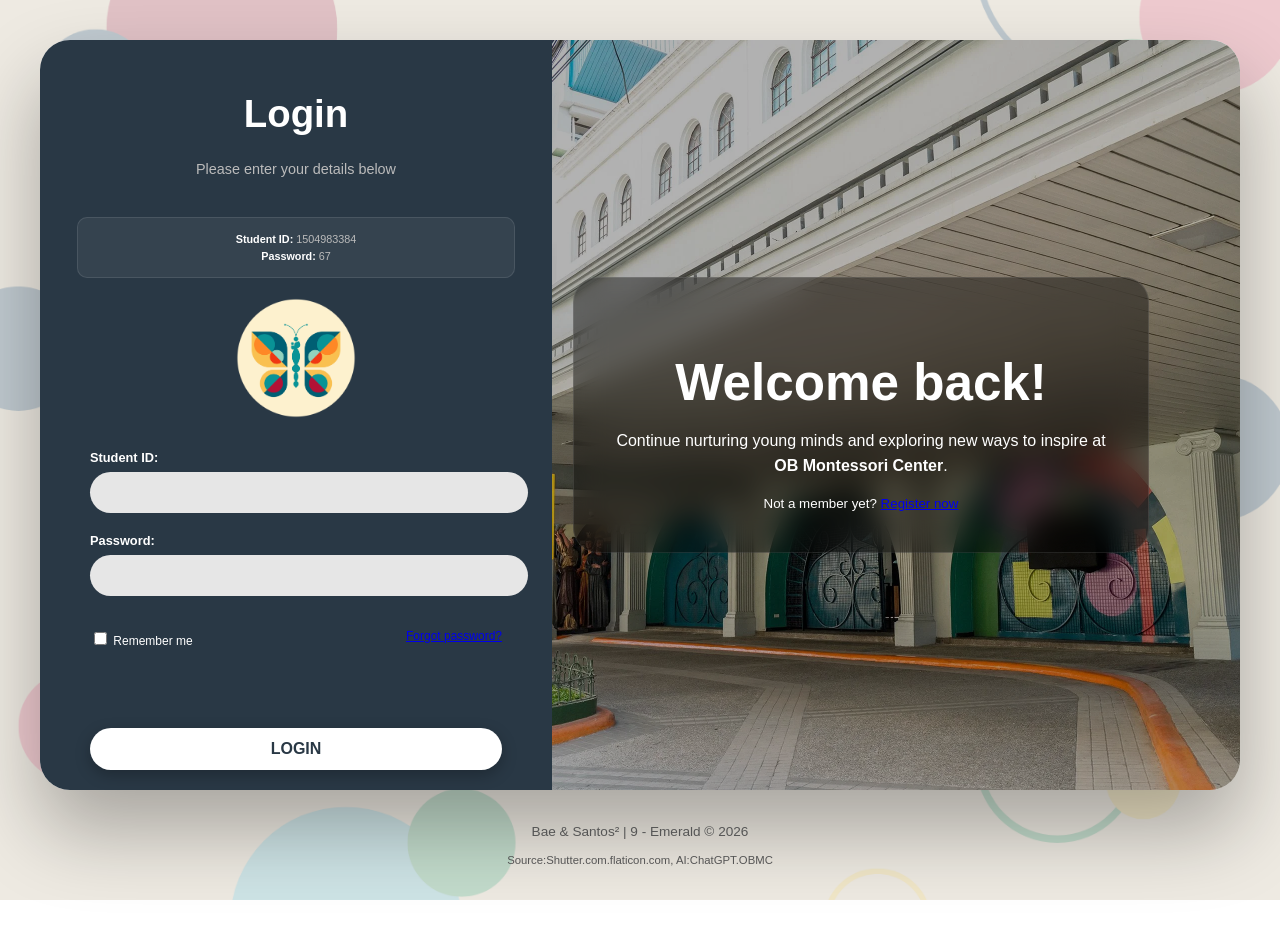
<file: index.html>
<!DOCTYPE html>
<html lang="en">
<head>
    <meta charset="UTF-8">
    <title>Login - OB Montessori</title>
    <link rel="stylesheet" href="style.css">
</head>

<body class="login-body">

    <div class="login-card">
        <div class="login-left">
            <h2>Login</h2>
            <p>Please enter your details below</p>

<div class="demo-credentials">
  <p><strong>Student ID:</strong> 1504983384</p>
  <p><strong>Password:</strong> 67</p>
</div>
              
            <img src="OBMC 60 Icon_Circle.png" alt="Logo" class="login-logo">
            
            <div class="input-group">
                <label>Student ID:</label>
                <input type="text" id="username">
            </div>

            <div class="input-group">
                <label>Password:</label>
                <input type="password" id="password">
            </div>
            
            <div class="login-options">
                <label><input type="checkbox"> Remember me</label>
                <a href="#">Forgot password?</a>
            </div>

            <p id="errorMsg" style="color:red; margin-top:10px;"></p>

            <button class="login-btn" onclick="login()">LOGIN</button>

        </div>

        <div class="login-right">
            <div class="welcome-text">
                <h1>Welcome back!</h1>
                <p>Continue nurturing young minds and exploring new ways to inspire at <b>OB Montessori Center</b>.</p>
                <small>Not a member yet? <a href="#">Register now</a></small>
            </div>
        </div>
    </div>

    <footer class="main-footer">
    <p>Bae & Santos² | 9 - Emerald © 2026</p>
    <small>Source:Shutter.com.flaticon.com, AI:ChatGPT.OBMC</small>
</footer>
    </div>


    <script>
        function login() {
            let user = document.getElementById("username").value;
            let pass = document.getElementById("password").value;
            let error = document.getElementById("errorMsg");

            if (user === "1504983384" && pass === "67") {
                window.location.href = "dashboard.html";
            } else {
                error.textContent = "Wrong Username or Password!";
            }
        }
    </script>

</body>
</html>
</file>
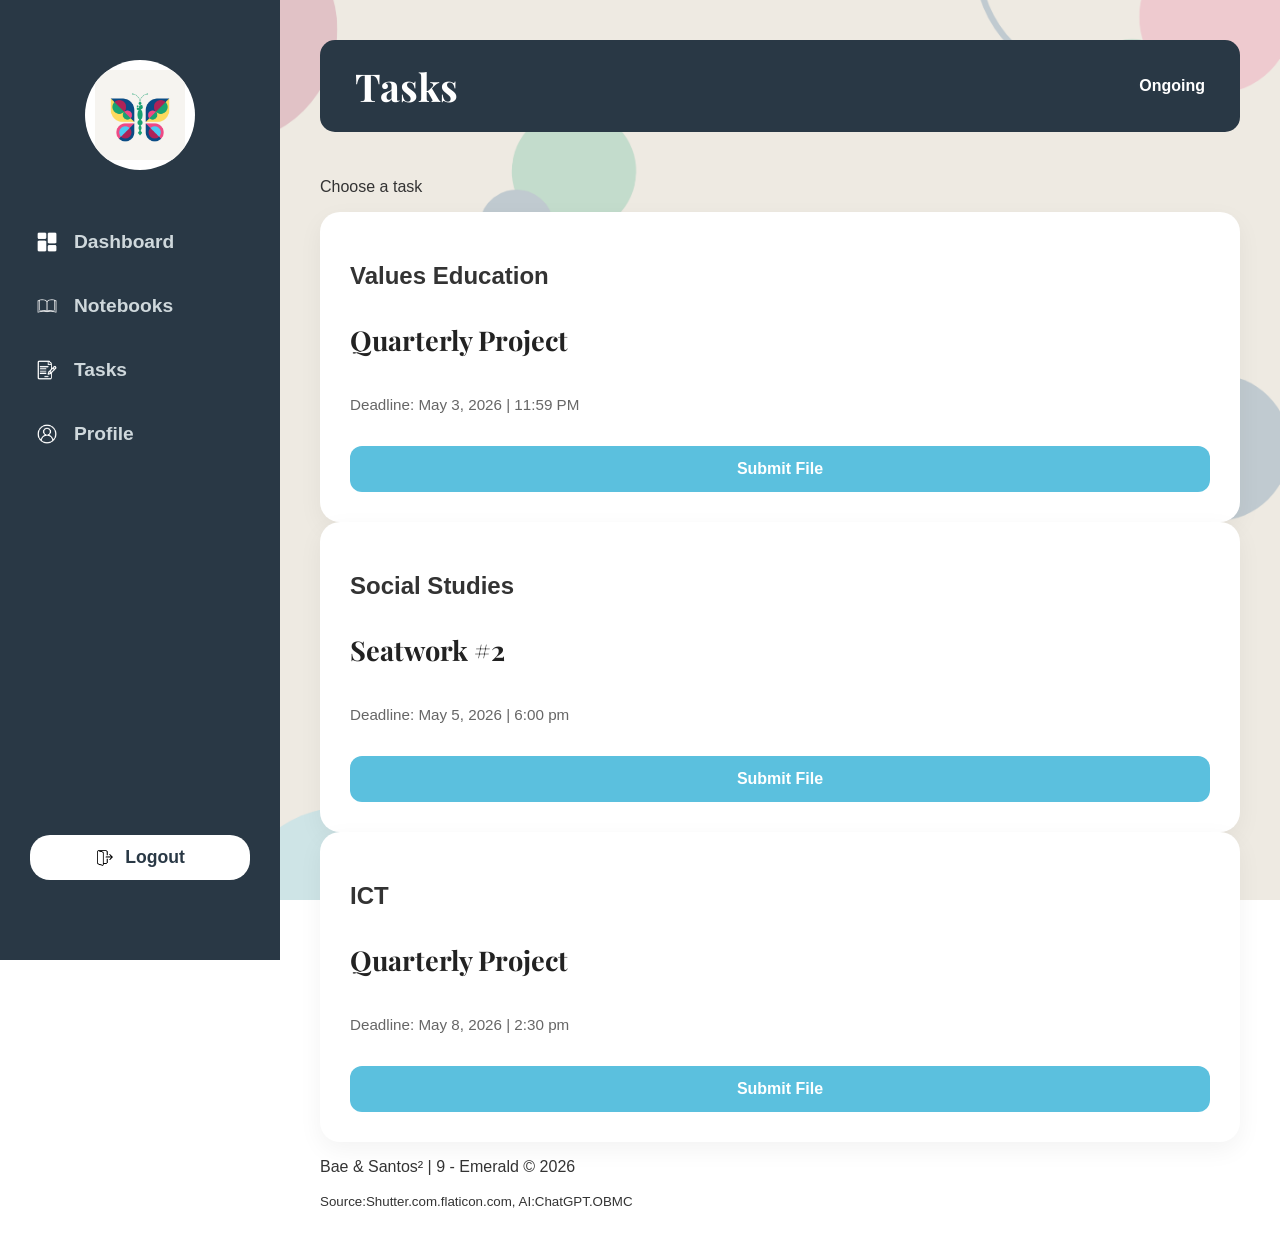
<file: index (2).html>
<!DOCTYPE html>
<html lang="en">
<head>
    <meta charset="UTF-8">
    <meta name="viewport" content="width=device-width, initial-scale=1.0">
    <title>Tasks - OB Montessori</title>
    <link rel="stylesheet" href="style.css">
</head>
<body>
    <nav class="sidebar">
        <div class="sidebar-logo">
            <img src="OBMClogo.png" alt="Logo" style="width: 100%;">
        </div>
        
        <ul>
            <li><a href="dashboard.html"><img src="Dashboard.png" class="sidebar-icon"> Dashboard</a></li>
            <li><a href="notebooks.html"><img src="Notebooks.png" class="sidebar-icon"> Notebooks</a></li>
            <li><a href="tasks.html" class="active"><img src="Tasks.png" class="sidebar-icon"> Tasks</a></li>
            <li><a href="profile.html"><img src="Profile.png" class="sidebar-icon"> Profile</a></li>
            
        </ul>

        <div class="logout-container">
            <a href="index.html" class="logout-btn">
                <img src="Logout.png" alt="out" style="width: 20px; margin-right: 10px;"> Logout
            </a>
        </div>
    </nav>

    <main class="content">
        <header>
            <h1>Tasks</h1>
            <span class="status">Ongoing</span>
        </header>

        <p>Choose a task</p>
        
       
        <div class="tasks-grid">
            <!-- VE -->
            <div class="task-card">
                <h2>Values Education</h2>
                <h3>Quarterly Project</h3>
                <p>Deadline: May 3, 2026 | 11:59 PM</p>
                <button class="submit-btn">Submit File</button>
            </div>

            <!-- SS-->
            <div class="task-card">
                <h2>Social Studies</h2>
                <h3>Seatwork #2</h3>
                <p>Deadline: May 5, 2026 | 6:00 pm</p>
                <button class="submit-btn">Submit File</button>
            </div>

            <!-- ICT -->
            <div class="task-card">
                <h2>ICT</h2>
                <h3>Quarterly Project</h3>
                <p>Deadline: May 8, 2026 | 2:30 pm</p>
                <button class="submit-btn">Submit File</button>
            </div>
        </div>

        <!-- Footer Info -->
        <footer class="footer-info">
            <p>Bae & Santos² | 9 - Emerald © 2026</p>
            <small>Source:Shutter.com.flaticon.com, AI:ChatGPT.OBMC</small>
        </footer>
    </main>

    <script src="script.js"></script>
</body>
</html>
</file>
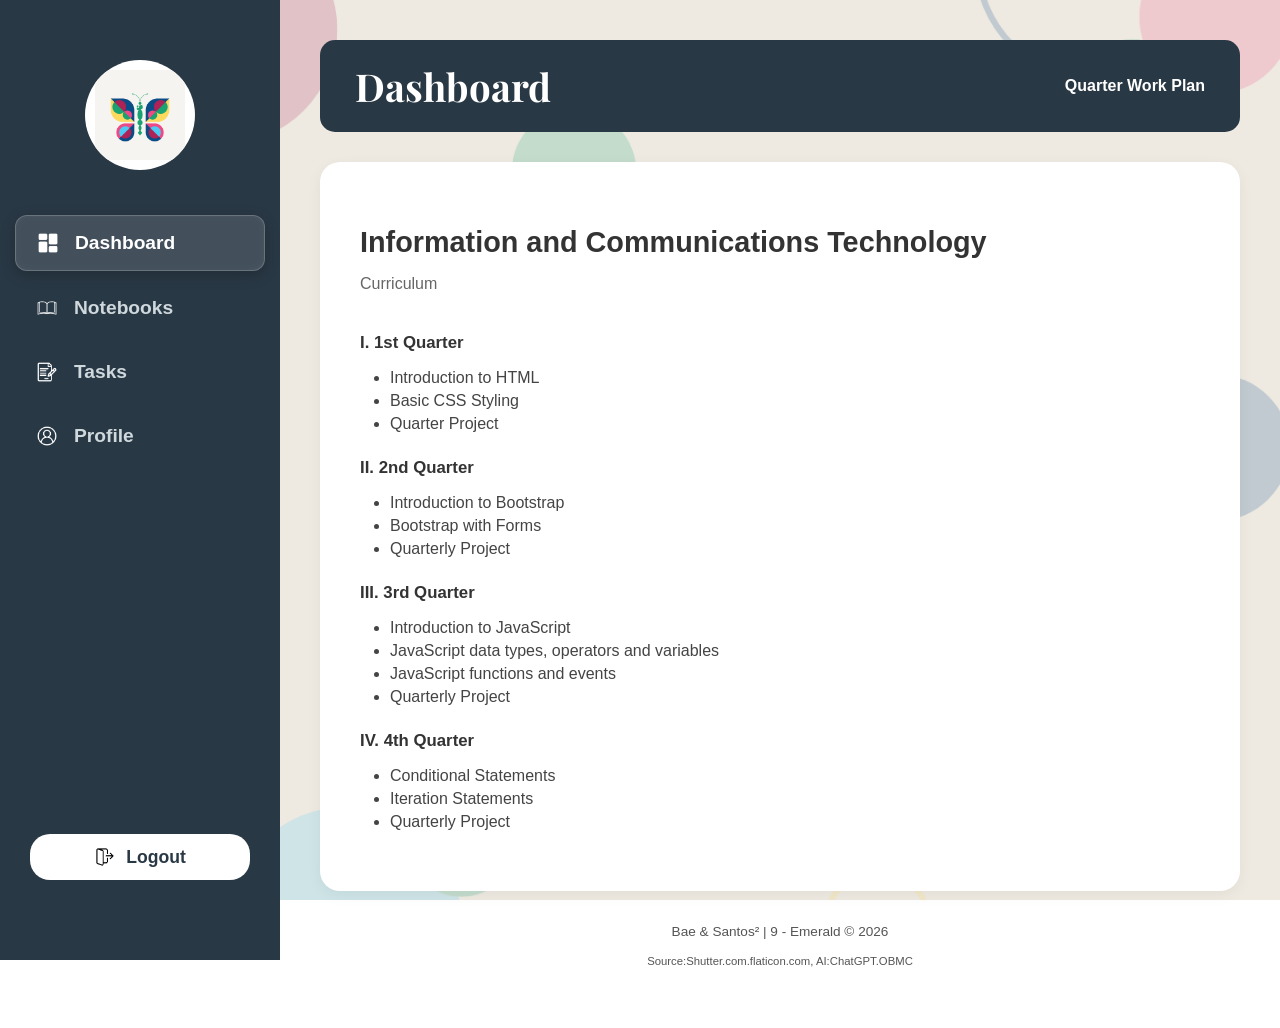
<file: index (3).html>
<!DOCTYPE html>
<html lang="en">
<head>
    <meta charset="UTF-8">
    <title>Dashboard - OB Montessori</title>
    <link rel="stylesheet" href="style.css">
</head>
<body>
    <nav class="sidebar">
        <div class="sidebar-logo">
            <img src="OBMClogo.png" alt="Logo">
        </div>
        <ul>
            <li><a href="dashboard.html" class="active"><img src="Dashboard.png" class="sidebar-icon"> Dashboard</a></li>
            <li><a href="notebooks.html"><img src="Notebooks.png" class="sidebar-icon"> Notebooks</a></li>
            <li><a href="tasks.html"><img src="Tasks.png" class="sidebar-icon"> Tasks</a></li>
            <li><a href="profile.html"><img src="Profile.png" class="sidebar-icon"> Profile</a></li>
        
        </ul>
        <div class="logout-container">
            <a href="index.html" class="logout-btn"><img src="Logout.png" alt="out"> Logout</a>
        </div>
    </nav>

    <main class="content">
        <header>
            <h1>Dashboard</h1>
            <span>Quarter Work Plan</span>
        </header>
        
        <div class="white-card">
            <h2>Information and Communications Technology</h2>
            <p class="sub-label">Curriculum</p>
            
            <div class="quarter-content">
                <b>I. 1st Quarter</b>
                <ul>
                    <li>Introduction to HTML</li>
                    <li>Basic CSS Styling</li>
                    <li>Quarter Project</li>
                </ul>

                <b>II. 2nd Quarter</b>
                <ul>
                    <li>Introduction to Bootstrap</li>
                    <li>Bootstrap with Forms</li>
                    <li>Quarterly Project</li>
                </ul>

                <b>III. 3rd Quarter</b>
                <ul>
                    <li>Introduction to JavaScript</li>
                    <li>JavaScript data types, operators and variables</li>
                    <li>JavaScript functions and events</li>
                    <li>Quarterly Project</li>
                </ul>

                <b>IV. 4th Quarter</b>
                <ul>
                    <li>Conditional Statements</li>
                    <li>Iteration Statements</li>
                    <li>Quarterly Project</li>
                </ul>
            </div>
        </div>

        <footer class="main-footer">
            <p>Bae & Santos² | 9 - Emerald © 2026</p>
            <small>Source:Shutter.com.flaticon.com, AI:ChatGPT.OBMC</small>
        </footer>
    </main>
</body>
</html>
</file>
<file: style.css>
@import url('https://fonts.googleapis.com/css2?family=Playfair+Display:wght@700&family=Segoe+UI:wght@400;600;700&display=swap');

:root {
    --dark: #293845;
    --accent: #5bc0de;
    --text: #333;
}

body {
    font-family: 'Segoe UI', Tahoma, Geneva, Verdana, sans-serif;
    margin: 0;
    padding: 0;
    background-image: url('obmc Bg(extended).png'); 
    background-size: cover;
    background-position: center;
    background-attachment: fixed;
    color: var(--text);
    display: flex;
    min-height: 100vh;
}

/* LOGIN*/
.login-body { display: flex; justify-content: center; align-items: center; padding: 40px; }
.login-card { display: flex; width: 1200px; height: 800px;  border-radius: 25px; overflow: hidden; box-shadow: 0 30px 70px rgba(0,0,0,0.35); }
.login-left { width: 38%; background: var(--dark); color: white; padding: 60px 45px; display: flex; flex-direction: column; justify-content: center; align-items: center; }
.login-logo { width: 120px; border-radius: 50%; margin-bottom: 30px; }
.login-left h2 { font-size: 2.4em; margin-bottom: 10px; text-align: center; }
.login-left p { font-size: 0.9em; color: #bbb; margin-bottom: 30px; text-align: center; }
.input-group { width: 100%; margin-bottom: 18px; }
.input-group label { font-size: 0.8em; font-weight: 600; }
.input-group input { width: 100%; padding: 13px; border-radius: 25px; border: none; margin-top: 6px; background: #e6e6e6; }
.login-options { display: flex; justify-content: space-between; width: 100%; font-size: 0.75em; margin: 15px 0 30px; }
.login-btn { background: white; color: var(--dark); padding: 12px 40px; border-radius: 25px; font-weight: bold; border: none; cursor: pointer; transition: 0.25s; width: 100%; margin-top: 10px; font-size: 1em; box-shadow: 0 5px 15px rgba(0,0,0,0.25); }
.login-btn:hover { background: #f0f0f0; transform: translateY(-2px); }
.login-right { width: 62%; position: relative; background: url('Login page.webp') no-repeat center; background-size: cover; display: flex; align-items: center;  justify-content: flex-end; padding-right: 70px; }
.login-right::after { content: ""; position: absolute; inset: 0; background: rgba(0,0,0,0.3); }
.welcome-text { position: relative; z-index: 2; width: 420px; color: white; padding: 30px; border-radius: 15px; backdrop-filter: blur(8px); -webkit-backdrop-filter: blur(8px); background: rgba(0,0,0,0.25); }
.welcome-text h1 { font-size: 3.2em; margin-bottom: 15px; }
.welcome-text p { font-size: 1em; line-height: 1.6; margin-bottom: 15px; }
.demo-credentials { width: 100%; margin: 10px 0 20px; padding: 10px 12px; border-radius: 10px; background: rgba(255,255,255,0.06); border: 1px solid rgba(255,255,255,0.1); font-size: 0.75em; color: #ccc; }
.demo-credentials p { margin: 5px 0; }
.demo-credentials strong { color: white; }
.right-panel img { filter: blur(1.5px); transform: scale(1.05); }

.sidebar {
    width: 280px; 
    background: var(--dark);
    color: white;
    display: flex;
    flex-direction: column;
    align-items: center;
    padding: 30px 0;
    position: fixed;
    height: 100%;
}

.sidebar-logo { 
    width: 110px; 
    height: 110px; 
    border-radius: 50%; 
    background: white; 
    padding: 10px; 
    margin-bottom: 40px; 
    display: flex; 
    justify-content: center; 
    align-items: center;
    box-sizing: border-box; 
}

.sidebar-logo {
    width: 110px;          
    height: 110px;          
    border-radius: 50%;     
    background: white;      
    margin: 30px auto 40px; 
    display: flex;          
    justify-content: center;
    align-items: center;
    overflow: hidden;       
    padding: 10px;          
    box-sizing: border-box; 
}

.sidebar-logo img {
    max-width: 100%;        
    max-height: 100%;       
    object-fit: contain;    
}

.sidebar ul { list-style: none; padding: 0; width: 100%; margin: 0; }
.sidebar ul li { width: 100%; padding: 5px 15px; box-sizing: border-box; }
.sidebar ul li a { display: flex; align-items: center; gap: 15px; padding: 15px 20px; color: #cfd8dc; text-decoration: none; font-size: 1.2em;  font-weight: 600; transition: all 0.3s ease; border-radius: 12px; }
.sidebar ul li a.active { background: rgba(255, 255, 255, 0.12); color: white; box-shadow: inset 0 0 10px rgba(255, 255, 255, 0.05), 0 4px 15px rgba(0, 0, 0, 0.2); border: 1px solid rgba(255, 255, 255, 0.2); }
.sidebar a:hover:not(.active) { background: rgba(255,255,255,0.1); }
.sidebar-icon { width: 24px; height: 24px; mix-blend-mode: screen; }

.logout-container { margin-top: auto; width: 100%; padding: 0 30px; box-sizing: border-box; margin-bottom: 50px; }
.logout-btn { display: flex; align-items: center; justify-content: center; background: white; color: var(--dark); text-decoration: none; padding: 12px; border-radius: 20px; font-weight: bold; font-size: 1.1em; }
.logout-btn img { width: 22px; margin-right: 10px; filter: invert(1); }


.content { margin-left: 280px;  padding: 40px; flex: 1; min-height: 100vh; display: flex; flex-direction: column; }
header { background: var(--dark); color: white; padding: 20px 35px; border-radius: 15px; display: flex; justify-content: space-between; align-items: center; margin-bottom: 30px; }
header h1 { margin: 0; font-family: 'Playfair Display', serif; font-size: 2.4em; }
header span { font-weight: 600; font-size: 1em; }


.grid-container { display: grid; grid-template-columns: repeat(auto-fit, minmax(280px, 1fr)); gap: 30px; margin-top: 20px; }
.grid-item { background: white; border-radius: 18px; padding: 25px; cursor: pointer; transition: all 0.3s ease; box-shadow: 0 8px 20px rgba(0,0,0,0.1); }
.grid-item:hover { transform: scale(1.05); box-shadow: 0 15px 35px rgba(0,0,0,0.2); }
.grid-top { height: 140px; background: #e0e0e0; border-radius: 12px; margin-bottom: 20px; }
.grid-text h3 { margin: 0 0 8px 0; font-family: 'Playfair Display', serif; font-size: 1.6em; }
.grid-text p { margin: 0; font-size: 1em; color: #666; margin-bottom: 12px; }


.grid, .tasks-container {
    display: grid;
    grid-template-columns: repeat(3, 1fr); 
    gap: 25px;
    margin-top: 20px;
}


@media (max-width: 1100px) {
    .grid, .tasks-container { grid-template-columns: 1fr; }
}

.task-card, .task-item {
    background: white;
    border-radius: 20px;
    padding: 30px;
    box-shadow: 0 8px 25px rgba(0,0,0,0.05);
    display: flex;
    flex-direction: column;
    justify-content: space-between; 
    text-align: left;
    transition: transform 0.3s ease;
    min-height: 250px; 
}

.task-card:hover, .task-item:hover { transform: translateY(-5px); }

.task-card h3, .task-item h3 {
    font-family: 'Playfair Display', serif;
    font-size: 1.7em;
    margin: 0 0 10px 0;
    color: #222;
}

.task-card b, .task-item b {
    display: block;
    font-size: 1.1em;
    font-weight: 700;
    margin-bottom: 12px;
    color: #333;
}

.task-card p, .task-item p {
    font-size: 0.95em;
    color: #666;
    margin-bottom: 20px;
}

.action-btn, .submit-btn {
    background: #5bc0de;
    color: white;
    border: none;
    padding: 14px;
    border-radius: 12px;
    font-weight: bold;
    font-size: 1em;
    cursor: pointer;
    transition: 0.3s ease;
    width: 100%;
}

.action-btn:hover, .submit-btn:hover {
    background: #46b8da;
    transform: translateY(-2px);
}

/*foot cuz footer gets?*/
.profile-wrap { display: flex; align-items: stretch; }
.profile-left { background: var(--dark); color: white; width: 40%; display: flex; flex-direction: column; align-items: center; padding: 40px; border-radius: 15px 0 0 15px; }
.profile-avatar { width: 150px; height: 150px; border-radius: 50%; overflow: hidden; margin-bottom: 20px; border: 4px solid white; box-shadow: 0 5px 15px rgba(0,0,0,0.2); background: #ddd; display: flex; justify-content: center; align-items: center; }
.profile-avatar img { width: 100%; height: 100%; object-fit: cover; }
.profile-right { width: 60%; padding: 50px; border-radius: 0 15px 15px 0; }

.main-footer { margin-top: auto; padding: 20px; text-align: center; font-size: 0.85em; color: #555; }

.popup { display: none; position: fixed; top: 0; left: 0; width: 100%; height: 100%; background: rgba(0,0,0,0.6); justify-content: center; align-items: center; z-index: 1000; }
.popup-box { background: white; padding: 30px; border-radius: 20px; width: 400px; text-align: center; animation: pop 0.25s ease; }

@keyframes pop { from { transform: scale(0.7); opacity: 0; } to { transform: scale(1); opacity: 1; } }

.white-card {
    background: white;
    border-radius: 20px;
    padding: 40px;
    box-shadow: 0 4px 15px rgba(0,0,0,0.05);
    min-height: 600px; 
}

.white-card h2 {
    font-family: 'Segoe UI', sans-serif;
    font-size: 1.8em;
    margin-bottom: 5px;
}

.sub-label {
    color: #666;
    margin-bottom: 40px;
    display: block;
}

.quarter-content b {
    display: block;
    margin-top: 25px;
    margin-bottom: 10px;
    font-size: 1.05em;
}

.quarter-content ul {
    margin-bottom: 20px;
    padding-left: 30px;
}

.quarter-content li {
    margin-bottom: 5px;
    color: #444;
}     

.grid-item {
    border: 1px solid #ddd;
    border-radius: 8px;
    overflow: hidden;
    cursor: pointer;
    transition: transform 0.2s;
}

.grid-item:hover {
    transform: scale(1.05);
}

.grid-top {
    height: 100px; 
    width: 100%;
}

.grid-text {
    padding: 15px;
    text-align: center;
}
/* Container for the whole grid */
.grid-container {
    display: grid;
    grid-template-columns: repeat(auto-fit, minmax(200px, 1fr));
    gap: 20px;
    padding: 20px;
    background-color: transparent; 
}


.grid-item {
    background-color: #ffffff;
    border-radius: 12px;
    box-shadow: 0 4px 15px rgba(0, 0, 0, 0.05);
    padding: 20px;
    text-align: center;
    transition: all 0.3s ease;
    cursor: pointer;
}

.grid-item:hover {
    transform: translateY(-5px);
    box-shadow: 0 8px 25px rgba(0, 0, 0, 0.1);
}


.image-container {
    width: 100%;
    height: 110px;
    margin-bottom: 15px;
    border-radius: 8px;
    overflow: hidden;
}

.image-container img {
    width: 100%;
    height: 100%;
    object-fit: cover; 
    display: block;
}


.grid-text h3 {
    font-family: 'Playfair Display', serif; 
    font-size: 1.4rem;
    margin: 10px 0 5px 0;
    color: #333;
}

.grid-text p {
    font-size: 0.85rem;
    color: #888;
    margin: 0;
    letter-spacing: 0.5px;
}

.grid-text small {
    display: block;
    font-size: 0.7rem;
    color: #aaa;
    margin-top: 10px;
    text-transform: uppercase;
    font-weight: bold;
}
/* Premium Overlay */
#notebookPopup {
    display: none;
    position: fixed;
    z-index: 1000;
    left: 0;
    top: 0;
    width: 100%;
    height: 100%;
    background: rgba(0, 0, 0, 0.7);
    backdrop-filter: blur(8px); 
    justify-content: center;
    align-items: center;
    transition: all 0.3s ease-in-out;
}

/* The Glass Card */
.popup-content {
    background: rgba(255, 255, 255, 0.95);
    padding: 40px;
    border-radius: 24px;
    width: 90%;
    max-width: 550px;
    text-align: center;
    position: relative;
    box-shadow: 0 20px 60px rgba(0, 0, 0, 0.3);
    border: 1px solid rgba(255, 255, 255, 0.3);
    animation: slideUp 0.4s cubic-bezier(0.175, 0.885, 0.32, 1.275);
}

@keyframes slideUp {
    from { transform: translateY(50px); opacity: 0; }
    to { transform: translateY(0); opacity: 1; }
}

#popupImage {
    width: 100%;
    height: 220px;
    object-fit: cover;
    border-radius: 16px;
    margin-bottom: 25px;
    box-shadow: 0 8px 20px rgba(0,0,0,0.1);
}

#popupTitle {
    font-family: 'Playfair Display', serif;
    font-size: 2.2rem;
    color: #1a1a1a;
    margin-bottom: 10px;
}

#popupDesc {
    font-size: 1.1rem;
    color: #444;
    line-height: 1.7;
}

.close-btn {
    position: absolute;
    top: 20px;
    right: 25px;
    font-size: 30px;
    cursor: pointer;
    color: #999;
    transition: 0.2s;
}

.close-btn:hover { color: #333; transform: rotate(90deg); }
/* Notebooks view*/
.grid-container { 
    display: grid; 
    grid-template-columns: repeat(auto-fit, minmax(320px, 1fr)); 
    gap: 35px; 
    padding: 20px 60px; 
    max-width: 1600px;
    margin: 0 auto;
}

.grid-item { 
    background: #ffffff; 
    border-radius: 20px; 
    padding: 15px; 
    display: flex;
    flex-direction: column;
    cursor: pointer; 
    transition: all 0.3s cubic-bezier(0.25, 0.46, 0.45, 0.94); 
    box-shadow: 0 4px 20px rgba(0,0,0,0.05); 
    border: 1px solid rgba(0,0,0,0.03);
    height: fit-content; 
}

.grid-item:hover { 
    transform: translateY(-5px); 
    box-shadow: 0 12px 30px rgba(0,0,0,0.1); 
}

.image-container { 
    width: 100%; 
    aspect-ratio: 16 / 9; 
    border-radius: 14px; 
    overflow: hidden; 
    background: #f9f9f9;
}

.image-container img { 
    width: 100%; 
    height: 100%; 
    object-fit: contain; 
    display: block;
}

.grid-text {
    padding: 12px 5px 5px 5px; 
    text-align: left;
}

.grid-text h3 { 
    font-family: 'Playfair Display', serif; 
    font-size: 1.55rem; 
    margin: 0; 
    color: #1a1a1a; 
    line-height: 1.2;
}

.grid-text p { 
    font-size: 0.9rem; 
    color: #5bc0de; /
    font-weight: 700;
    margin: 4px 0 12px 0; 
    letter-spacing: -0.2px;
}


.grid-text small { 
    display: inline-block;
    font-size: 0.7rem; 
    color: #777; 
    text-transform: uppercase; 
    letter-spacing: 0.8px;
    background: #f0f2f4;
    padding: 6px 12px;
    border-radius: 12px;
    font-weight: 800;
}

.grid-text small { 
    font-size: 0.8rem; 
    color: #888; 
    text-transform: uppercase; 
    letter-spacing: 1.5px;
    background: #f1f3f5;
    padding: 6px 15px;
    border-radius: 30px;
    font-weight: 700;
}

.login-card { 
    display: flex; 
    width: 1200px; 
    height: 750px; 
    border-radius: 30px; 
    overflow: hidden; 
    box-shadow: 0 40px 80px rgba(0,0,0,0.3);
    background: white;
}

.login-left { 
    width: 40%; 
    background: #293845;
    color: white; 
    padding: 50px; 
    display: flex; 
    flex-direction: column; 
    justify-content: center; 
}

.login-right { 
    width: 60%; 
    background: url('Login page.webp') no-repeat center; 
    background-size: cover; 
    display: flex; 
    align-items: center; 
    justify-content: center; 
}


.welcome-text { 
    background: rgba(0, 0, 0, 0.4); 
    backdrop-filter: blur(15px); 
    padding: 40px; 
    border-radius: 25px; 
    border: 1px solid rgba(255, 255, 255, 0.1);
    color: white;
    width: 80%;
    text-align: center;
}

.login-body { 
    display: flex; 
    flex-direction: column; 
    justify-content: center; 
    align-items: center; 
    padding: 40px; 
    min-height: 100vh; 
    box-sizing: border-box;
}

.login-footer {
    width: 100%;
    max-width: 1200px; 
    margin-top: 30px; 
    display: flex;
    justify-content: space-between; 
    align-items: center;
    color: rgba(0, 0, 0, 0.5); 
    font-size: 0.85rem;
}

.footer-left { font-weight: 600; }
.footer-right { font-style: italic; font-size: 0.75rem; }



.image-container { 
    width: 100%; 
    aspect-ratio: 16 / 7;    
    border-radius: 14px; 
    overflow: hidden; 
    background: #f9f9f9;
    margin-bottom: 15px;
    display: block;         

.image-container img { 
    width: 100%; 
    height: 100%; 
    object-fit: cover;       
    object-position: center;  
    display: block;
    transition: transform 0.5s ease;
}

.grid-item:hover .image-container img {
    transform: scale(1.08);
}
</file>
